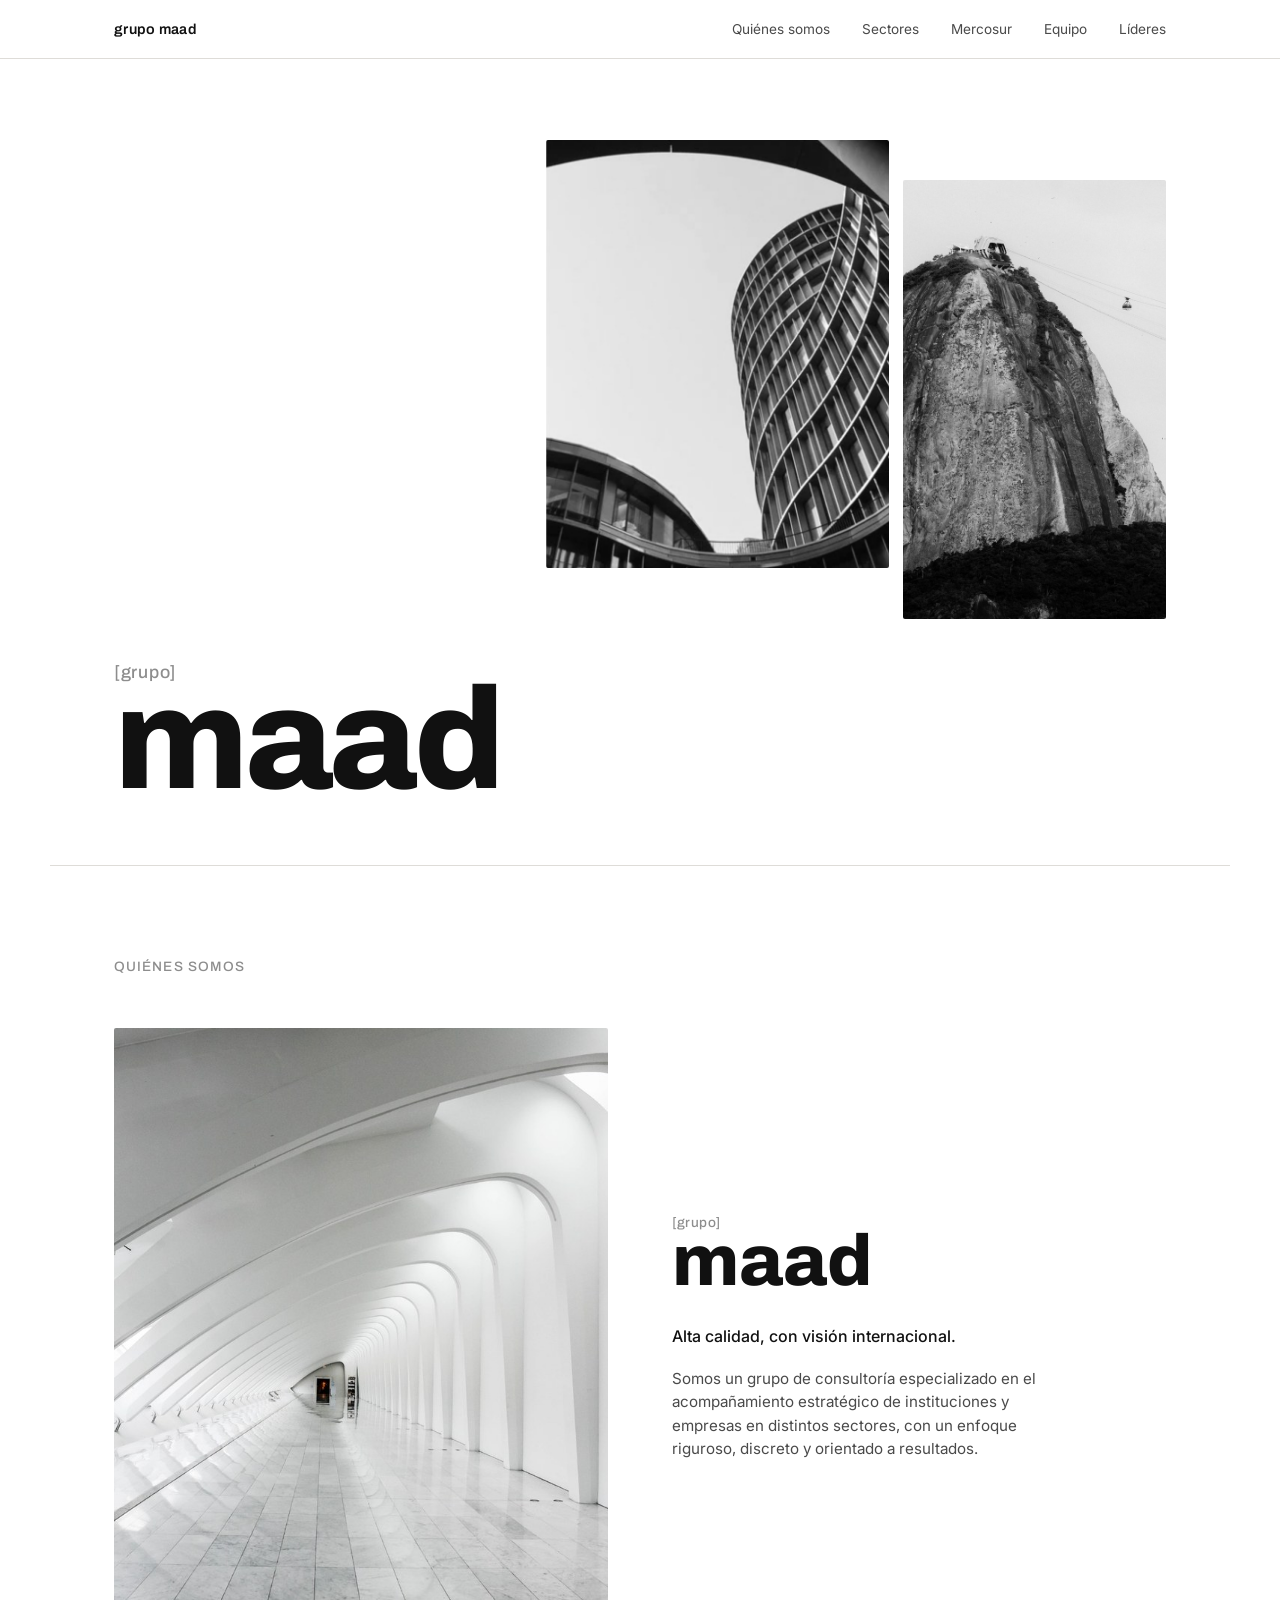
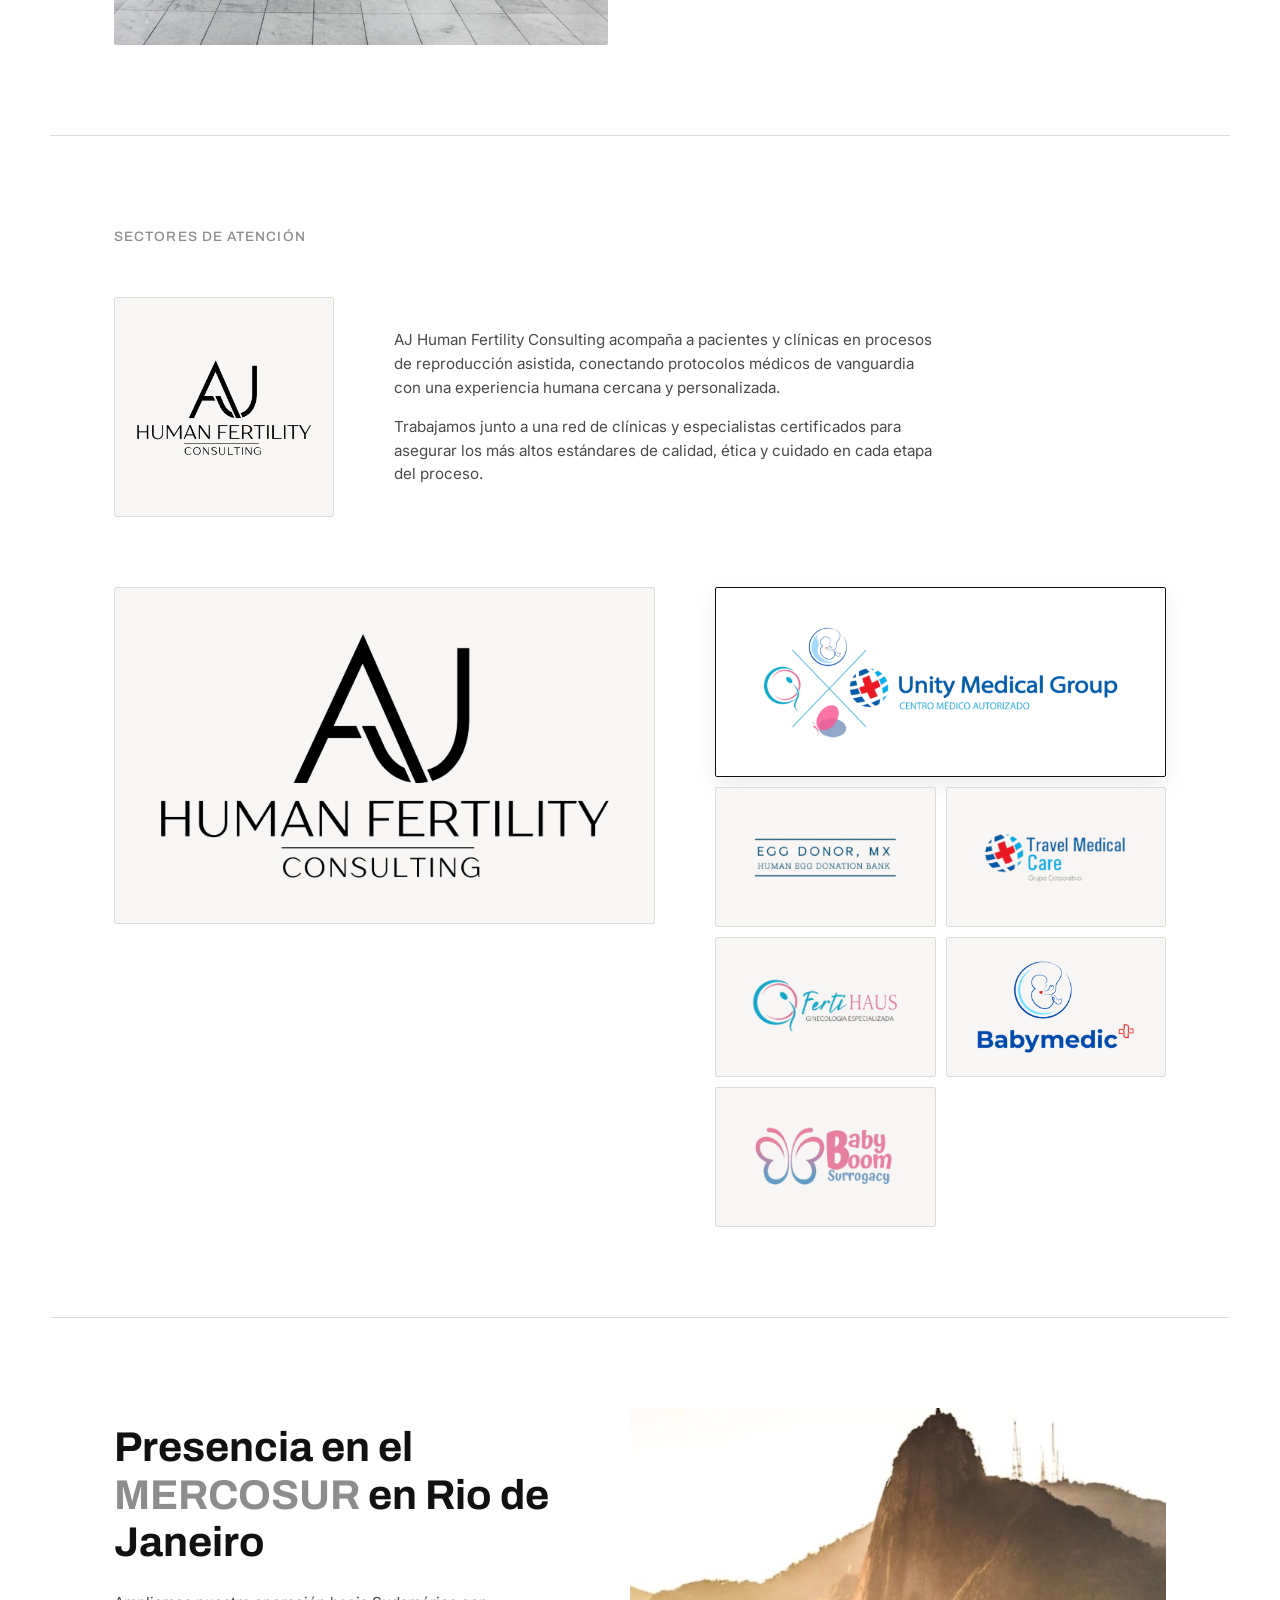
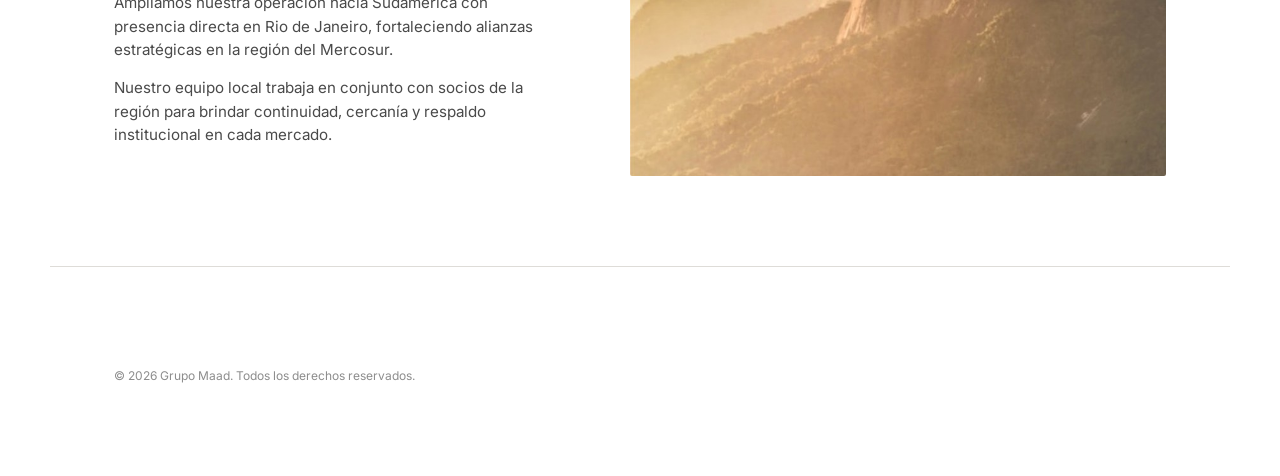
<file: index.html>
<!DOCTYPE html>
<html lang="es">
<head>
<meta charset="UTF-8">
<meta name="viewport" content="width=device-width, initial-scale=1.0">
<title>Grupo Maad</title>
<link rel="preconnect" href="https://fonts.googleapis.com">
<link rel="preconnect" href="https://fonts.gstatic.com" crossorigin>
<link href="https://fonts.googleapis.com/css2?family=Archivo:wght@400;500;600;700;800&family=Inter:wght@300;400;500;600&display=swap" rel="stylesheet">
<link rel="icon" href="assets/favicon/favicon.ico" sizes="any">
<link rel="icon" type="image/png" sizes="32x32" href="assets/favicon/favicon-32.png">
<link rel="icon" type="image/png" sizes="16x16" href="assets/favicon/favicon-16.png">
<link rel="icon" type="image/png" sizes="192x192" href="assets/favicon/favicon-192.png">
<link rel="apple-touch-icon" href="assets/favicon/apple-touch-icon.png">
<link rel="stylesheet" href="css/style.css">
</head>
<body>

<!-- ============ HEADER / NAV ============ -->
<header class="site-header" id="siteHeader">
  <div class="header-inner">
    <a href="#top" class="brand-mini">grupo maad</a>
    <nav class="main-nav" id="mainNav">
      <a href="#quienes-somos">Quiénes somos</a>
      <a href="#sectores">Sectores</a>
      <a href="#mercosur">Mercosur</a>
      <a href="equipo.html">Equipo</a>
      <a href="leaders.html">Líderes</a>
    </nav>
    <button class="nav-toggle" id="navToggle" aria-label="Abrir menú">
      <span></span><span></span><span></span>
    </button>
  </div>
</header>

<!-- ============ HERO ============ -->
<section class="hero" id="top">
  <div class="hero-images reveal">
    <img class="ph-building-1" src="assets/img/hero-building-1.jpg" alt="Fotografía de edificio moderno">
    <img class="ph-building-2" src="assets/img/hero-building-2.jpg" alt="Fotografía de formación rocosa junto a edificio">
  </div>
  <div class="hero-wordmark reveal">
    <p class="eyebrow">[grupo]</p>
    <h1>maad</h1>
  </div>
</section>

<!-- ============ QUIENES SOMOS ============ -->
<section class="section quienes-somos" id="quienes-somos">
  <p class="section-label reveal">Quiénes somos</p>
  <div class="qs-grid">
    <img class="ph-corridor reveal" src="assets/img/corridor.jpg" alt="Fotografía de pasillo arquitectónico">
    <div class="qs-copy reveal">
      <p class="eyebrow small">[grupo]</p>
      <h2>maad</h2>
      <p class="qs-subtitle">Alta calidad, con visión internacional.</p>
      <p class="qs-text">Somos un grupo de consultoría especializado en el acompañamiento estratégico de instituciones y empresas en distintos sectores, con un enfoque riguroso, discreto y orientado a resultados.</p>
    </div>
  </div>
</section>

<!-- ============ SECTORES DE ATENCION ============ -->
<section class="section sectores" id="sectores">
  <p class="section-label reveal">Sectores de atención</p>

  <div class="sector-intro reveal">
    <a class="logo-link" href="https://ajteam.info/" target="_blank" rel="noopener noreferrer">
      <img class="ph-logo-aj-sm" src="assets/img/logo-aj.png" alt="Logo AJ Human Fertility Consulting">
    </a>
    <div class="sector-text">
      <p>AJ Human Fertility Consulting acompaña a pacientes y clínicas en procesos de reproducción asistida, conectando protocolos médicos de vanguardia con una experiencia humana cercana y personalizada.</p>
      <p>Trabajamos junto a una red de clínicas y especialistas certificados para asegurar los más altos estándares de calidad, ética y cuidado en cada etapa del proceso.</p>
    </div>
  </div>

  <div class="sector-showcase reveal">
    <a class="logo-link" href="https://ajteam.info/" target="_blank" rel="noopener noreferrer">
      <img class="ph-logo-aj-lg" src="assets/img/logo-aj.png" alt="Logo grande AJ Human Fertility Consulting">
    </a>
    <div class="partner-logos">
      <div class="partner-logo partner-logo--featured"><img src="assets/img/logo-unity-medical.png" alt="Logo Unity Medical Group"></div>
      <a class="partner-logo" href="https://www.eggdonor.mx/" target="_blank" rel="noopener noreferrer"><img src="assets/img/logo-egg-donor-mx.png" alt="Logo Egg Donor MX"></a>
      <a class="partner-logo" href="https://travelmedicalcare.com/" target="_blank" rel="noopener noreferrer"><img src="assets/img/logo-travel-medical-care.png" alt="Logo Travel Medical Care"></a>
      <a class="partner-logo" href="https://fertihaus.com/" target="_blank" rel="noopener noreferrer"><img src="assets/img/logo-fertihaus.png" alt="Logo FertiHAUS"></a>
      <a class="partner-logo" href="http://www.babymedic.com/" target="_blank" rel="noopener noreferrer"><img src="assets/img/logo-babymedic.png" alt="Logo Babymedic"></a>
      <a class="partner-logo" href="https://babyboomsurrogacy.com/" target="_blank" rel="noopener noreferrer"><img src="assets/img/logo-baby-boom.png" alt="Logo Baby Boom Surrogacy"></a>
    </div>
  </div>
</section>

<!-- ============ MERCOSUR ============ -->
<section class="section mercosur" id="mercosur">
  <div class="mercosur-copy reveal">
    <h2>Presencia en el <span>MERCOSUR</span> en Rio de Janeiro</h2>
    <p>Ampliamos nuestra operación hacia Sudamérica con presencia directa en Rio de Janeiro, fortaleciendo alianzas estratégicas en la región del Mercosur.</p>
    <p>Nuestro equipo local trabaja en conjunto con socios de la región para brindar continuidad, cercanía y respaldo institucional en cada mercado.</p>
  </div>
  <img class="ph-rio reveal" src="assets/img/rio-janeiro.jpg" alt="Fotografía panorámica de Rio de Janeiro con el Cristo Redentor">
</section>

<footer class="leaders-footer reveal">
  <p class="copyright">© <span id="year"></span> Grupo Maad. Todos los derechos reservados.</p>
</footer>

<script src="js/script.js"></script>
</body>
</html>
</file>
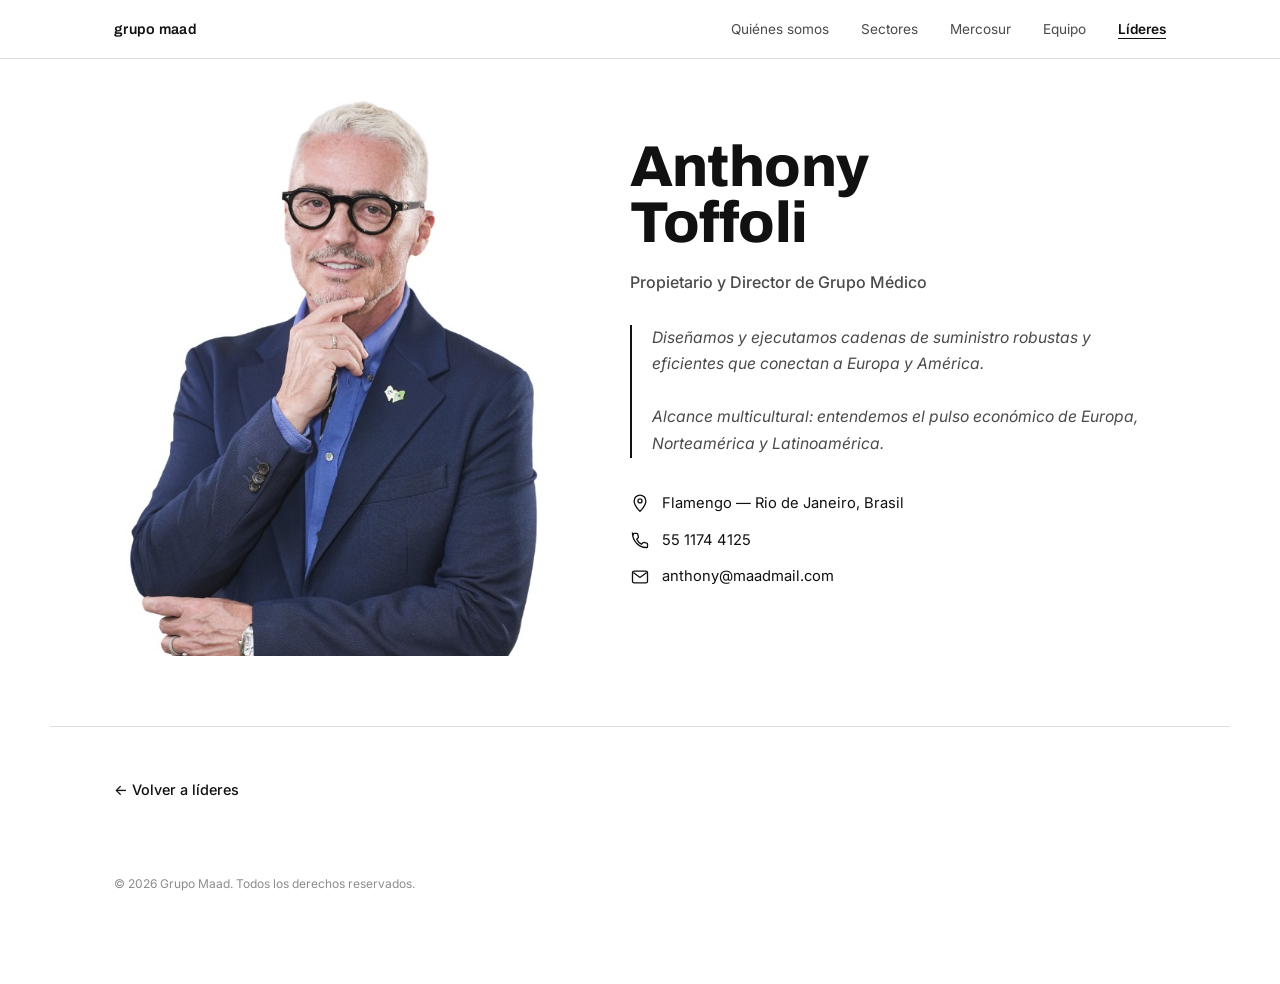
<file: anthony.html>
<!DOCTYPE html>
<html lang="es">
<head>
<meta charset="UTF-8">
<meta name="viewport" content="width=device-width, initial-scale=1.0">
<title>Anthony Toffoli — Grupo Maad</title>
<link rel="preconnect" href="https://fonts.googleapis.com">
<link rel="preconnect" href="https://fonts.gstatic.com" crossorigin>
<link href="https://fonts.googleapis.com/css2?family=Archivo:wght@400;500;600;700;800&family=Inter:wght@300;400;500;600&display=swap" rel="stylesheet">
<link rel="icon" href="assets/favicon/favicon.ico" sizes="any">
<link rel="icon" type="image/png" sizes="32x32" href="assets/favicon/favicon-32.png">
<link rel="icon" type="image/png" sizes="16x16" href="assets/favicon/favicon-16.png">
<link rel="icon" type="image/png" sizes="192x192" href="assets/favicon/favicon-192.png">
<link rel="apple-touch-icon" href="assets/favicon/apple-touch-icon.png">
<link rel="stylesheet" href="css/style.css">
</head>
<body>

<!-- ============ HEADER / NAV ============ -->
<header class="site-header" id="siteHeader">
  <div class="header-inner">
    <a href="index.html" class="brand-mini">grupo maad</a>
    <nav class="main-nav" id="mainNav">
      <a href="index.html#quienes-somos">Quiénes somos</a>
      <a href="index.html#sectores">Sectores</a>
      <a href="index.html#mercosur">Mercosur</a>
      <a href="equipo.html">Equipo</a>
      <a href="leaders.html" class="is-active">Líderes</a>
    </nav>
    <button class="nav-toggle" id="navToggle" aria-label="Abrir menú">
      <span></span><span></span><span></span>
    </button>
  </div>
</header>

<!-- ============ LEADER — ANTHONY TOFFOLI ============ -->
<section class="leader-profile reveal" id="anthony-toffoli">
  <div class="leader-photo">
    <img src="assets/img/leader-anthony.jpg" alt="Retrato de Anthony Toffoli">
  </div>
  <div class="leader-info">
    <h2 class="leader-name">Anthony<br>Toffoli</h2>
    <p class="leader-role">Propietario y Director de Grupo Médico</p>
    <blockquote class="leader-quote">
      Diseñamos y ejecutamos cadenas de suministro robustas y eficientes que conectan a Europa y América.<br><br>
      Alcance multicultural: entendemos el pulso económico de Europa, Norteamérica y Latinoamérica.
    </blockquote>
    <ul class="leader-contact">
      <li>
        <span class="ico" aria-hidden="true">
          <svg viewBox="0 0 24 24" fill="none" stroke="currentColor" stroke-width="1.6"><path d="M12 22s7-7.05 7-12.5A7 7 0 1 0 5 9.5C5 14.95 12 22 12 22Z"/><circle cx="12" cy="9.5" r="2.4"/></svg>
        </span>
        Flamengo — Rio de Janeiro, Brasil
      </li>
      <li>
        <span class="ico" aria-hidden="true">
          <svg viewBox="0 0 24 24" fill="none" stroke="currentColor" stroke-width="1.6"><path d="M4 5c0-.6.4-1 1-1h3.2c.5 0 .9.3 1 .8l.9 3.5c.1.4 0 .8-.3 1.1L8 11.2c1.2 2.6 3.2 4.6 5.8 5.8l1.8-1.8c.3-.3.7-.4 1.1-.3l3.5.9c.5.1.8.5.8 1V20c0 .6-.4 1-1 1h-1C10.8 21 3 13.2 3 4V4Z"/></svg>
        </span>
        55 1174 4125
      </li>
      <li>
        <span class="ico" aria-hidden="true">
          <svg viewBox="0 0 24 24" fill="none" stroke="currentColor" stroke-width="1.6"><rect x="3" y="5" width="18" height="14" rx="2"/><path d="m4 6.5 8 6 8-6"/></svg>
        </span>
        anthony@maadmail.com
      </li>
    </ul>
  </div>
</section>

<footer class="leaders-footer reveal">
  <a href="leaders.html" class="back-link">← Volver a líderes</a>
  <p class="copyright">© <span id="year"></span> Grupo Maad. Todos los derechos reservados.</p>
</footer>

<script src="js/script.js"></script>
</body>
</html>
</file>
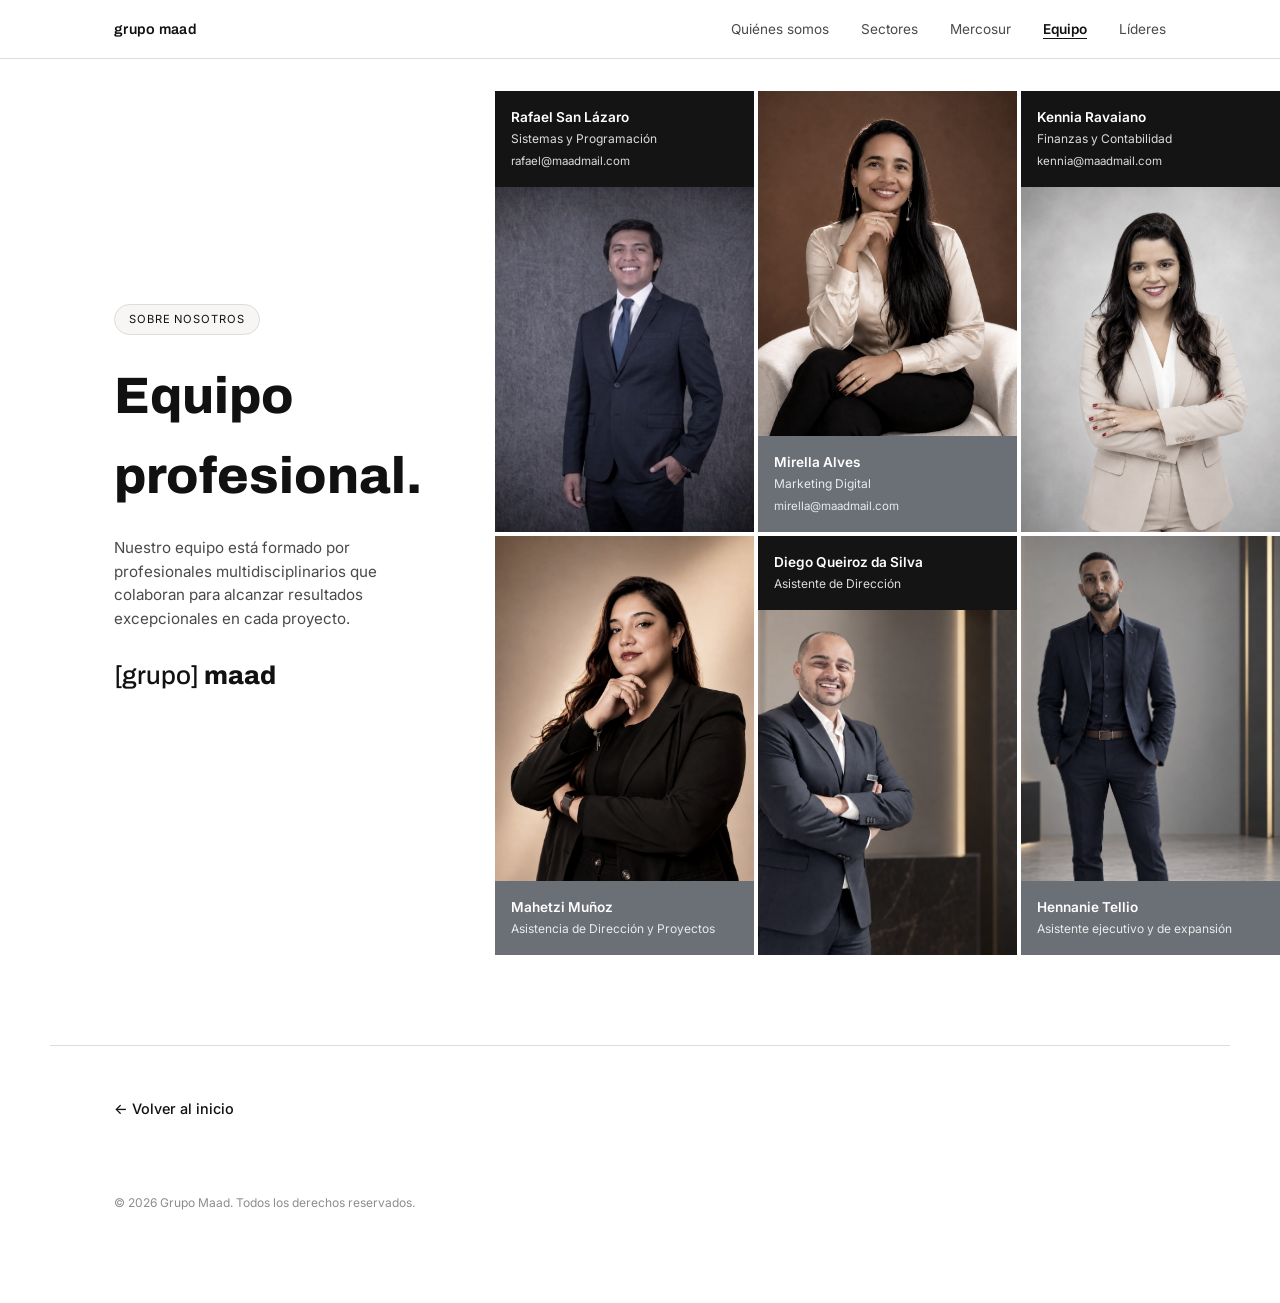
<file: equipo.html>
<!DOCTYPE html>
<html lang="es">
<head>
<meta charset="UTF-8">
<meta name="viewport" content="width=device-width, initial-scale=1.0">
<title>Equipo — Grupo Maad</title>
<link rel="preconnect" href="https://fonts.googleapis.com">
<link rel="preconnect" href="https://fonts.gstatic.com" crossorigin>
<link href="https://fonts.googleapis.com/css2?family=Archivo:wght@400;500;600;700;800&family=Inter:wght@300;400;500;600&display=swap" rel="stylesheet">
<link rel="icon" href="assets/favicon/favicon.ico" sizes="any">
<link rel="icon" type="image/png" sizes="32x32" href="assets/favicon/favicon-32.png">
<link rel="icon" type="image/png" sizes="16x16" href="assets/favicon/favicon-16.png">
<link rel="icon" type="image/png" sizes="192x192" href="assets/favicon/favicon-192.png">
<link rel="apple-touch-icon" href="assets/favicon/apple-touch-icon.png">
<link rel="stylesheet" href="css/style.css">
</head>
<body>

<!-- ============ HEADER / NAV ============ -->
<header class="site-header" id="siteHeader">
  <div class="header-inner">
    <a href="index.html" class="brand-mini">grupo maad</a>
    <nav class="main-nav" id="mainNav">
      <a href="index.html#quienes-somos">Quiénes somos</a>
      <a href="index.html#sectores">Sectores</a>
      <a href="index.html#mercosur">Mercosur</a>
      <a href="equipo.html" class="is-active">Equipo</a>
      <a href="leaders.html">Líderes</a>
    </nav>
    <button class="nav-toggle" id="navToggle" aria-label="Abrir menú">
      <span></span><span></span><span></span>
    </button>
  </div>
</header>

<!-- ============ EQUIPO ============ -->
<section class="section equipo" id="equipo">
  <div class="equipo-grid">
    <div class="equipo-copy reveal">
      <span class="tag">Sobre nosotros</span>
      <h2>Equipo profesional.</h2>
      <p class="equipo-text">Nuestro equipo está formado por profesionales multidisciplinarios que colaboran para alcanzar resultados excepcionales en cada proyecto.</p>
      <p class="equipo-brand">[grupo] <strong>maad</strong></p>
    </div>

    <div class="team-strip reveal">
      <article class="team-col team-col--top">
        <div class="team-label team-label--dark">
          <p class="team-name">Kennia Ravaiano</p>
          <p class="team-role">Finanzas y Contabilidad</p>
          <p class="team-email"><a href="mailto:kennia@maadmail.com">kennia@maadmail.com</a></p>
        </div>
        <div class="team-photo-wrap">
          <img src="assets/img/team-1.jpg" alt="Retrato de miembro del equipo">
        </div>
      </article>

      <article class="team-col team-col--bottom">
        <div class="team-photo-wrap">
          <img src="assets/img/team-2.jpg" alt="Retrato de miembro del equipo">
        </div>
        <div class="team-label team-label--slate">
          <p class="team-name">Mirella Alves</p>
          <p class="team-role">Marketing Digital</p>
          <p class="team-email"><a href="mailto:mirella@maadmail.com">mirella@maadmail.com</a></p>
        </div>
      </article>

      <article class="team-col team-col--top">
        <div class="team-label team-label--dark">
          <p class="team-name">Rafael San Lázaro</p>
          <p class="team-role">Sistemas y Programación</p>
          <p class="team-email"><a href="mailto:rafael@maadmail.com">rafael@maadmail.com</a></p>
        </div>
        <div class="team-photo-wrap">
          <img src="assets/img/team-3.jpg" alt="Retrato de miembro del equipo">
        </div>
      </article>

      <article class="team-col team-col--bottom">
        <div class="team-photo-wrap">
          <img src="assets/img/team-4.jpg" alt="Retrato de miembro del equipo">
        </div>
        <div class="team-label team-label--slate">
          <p class="team-name">Mahetzi Muñoz</p>
          <p class="team-role">Asistencia de Dirección y Proyectos</p>
        </div>
      </article>

      <article class="team-col team-col--top">
        <div class="team-label team-label--dark">
          <p class="team-name">Diego Queiroz da Silva</p>
          <p class="team-role">Asistente de Dirección</p>
        </div>
        <div class="team-photo-wrap">
          <img src="assets/img/team-5.jpg" alt="Retrato de miembro del equipo">
        </div>
      </article>

      <article class="team-col team-col--bottom">
        <div class="team-photo-wrap">
          <img src="assets/img/team-6.jpg" alt="Retrato de miembro del equipo">
        </div>
        <div class="team-label team-label--slate">
          <p class="team-name">Hennanie Tellio</p>
          <p class="team-role">Asistente ejecutivo y de expansión</p>
        </div>
      </article>
    </div>
  </div>
</section>

<footer class="leaders-footer reveal">
  <a href="index.html" class="back-link">← Volver al inicio</a>
  <p class="copyright">© <span id="year"></span> Grupo Maad. Todos los derechos reservados.</p>
</footer>

<script src="js/script.js"></script>
</body>
</html>
</file>
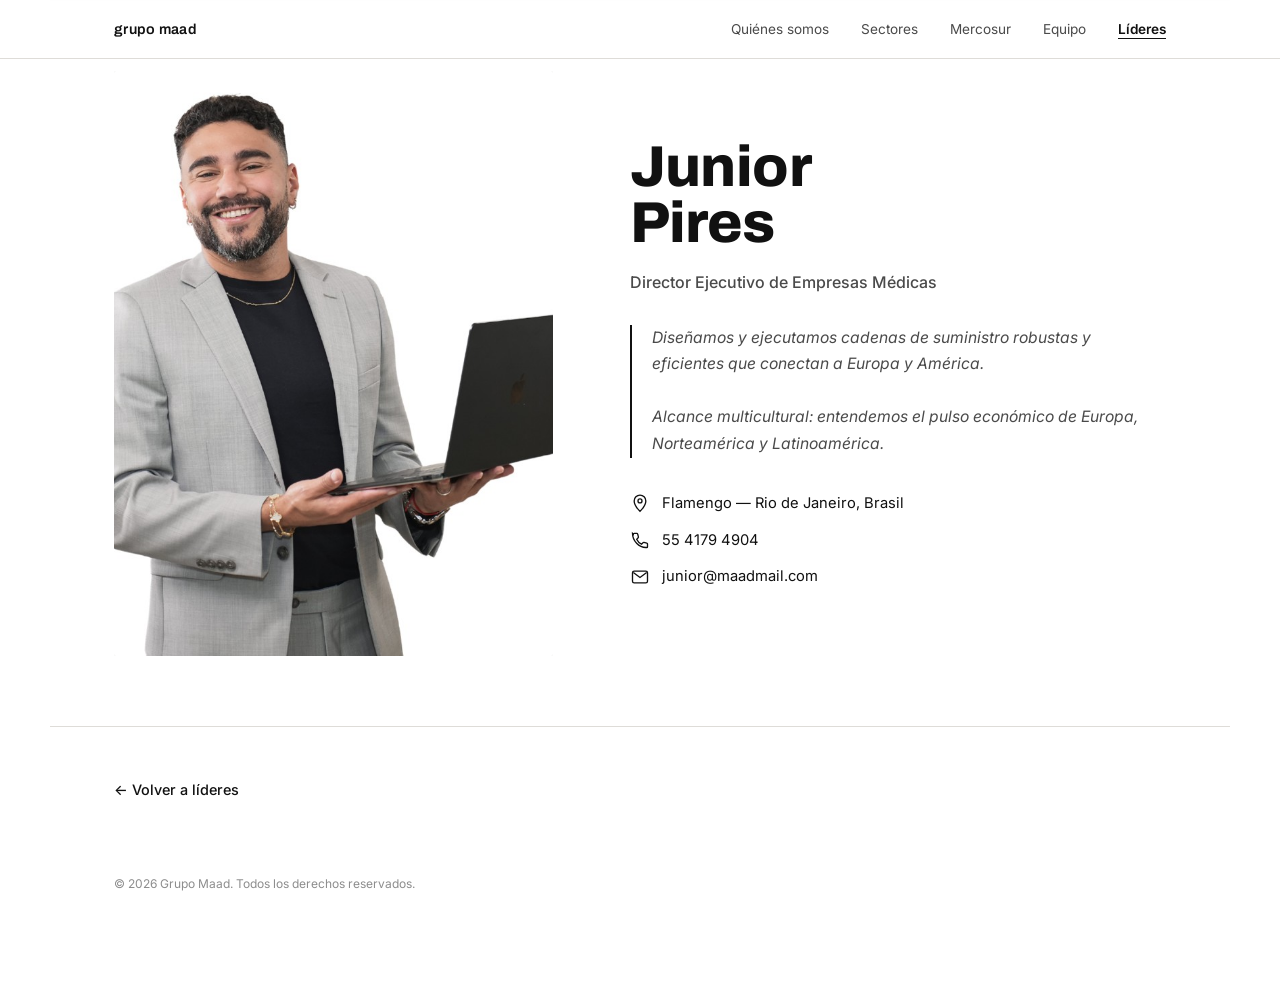
<file: junior.html>
<!DOCTYPE html>
<html lang="es">
<head>
<meta charset="UTF-8">
<meta name="viewport" content="width=device-width, initial-scale=1.0">
<title>Junior Pires — Grupo Maad</title>
<link rel="preconnect" href="https://fonts.googleapis.com">
<link rel="preconnect" href="https://fonts.gstatic.com" crossorigin>
<link href="https://fonts.googleapis.com/css2?family=Archivo:wght@400;500;600;700;800&family=Inter:wght@300;400;500;600&display=swap" rel="stylesheet">
<link rel="icon" href="assets/favicon/favicon.ico" sizes="any">
<link rel="icon" type="image/png" sizes="32x32" href="assets/favicon/favicon-32.png">
<link rel="icon" type="image/png" sizes="16x16" href="assets/favicon/favicon-16.png">
<link rel="icon" type="image/png" sizes="192x192" href="assets/favicon/favicon-192.png">
<link rel="apple-touch-icon" href="assets/favicon/apple-touch-icon.png">
<link rel="stylesheet" href="css/style.css">
</head>
<body>

<!-- ============ HEADER / NAV ============ -->
<header class="site-header" id="siteHeader">
  <div class="header-inner">
    <a href="index.html" class="brand-mini">grupo maad</a>
    <nav class="main-nav" id="mainNav">
      <a href="index.html#quienes-somos">Quiénes somos</a>
      <a href="index.html#sectores">Sectores</a>
      <a href="index.html#mercosur">Mercosur</a>
      <a href="equipo.html">Equipo</a>
      <a href="leaders.html" class="is-active">Líderes</a>
    </nav>
    <button class="nav-toggle" id="navToggle" aria-label="Abrir menú">
      <span></span><span></span><span></span>
    </button>
  </div>
</header>

<!-- ============ LEADER — JUNIOR PIRES ============ -->
<section class="leader-profile reveal" id="junior-pires">
  <div class="leader-photo">
    <img src="assets/img/leader-junior.jpg" alt="Retrato de Junior Pires">
  </div>
  <div class="leader-info">
    <h2 class="leader-name">Junior<br>Pires</h2>
    <p class="leader-role">Director Ejecutivo de Empresas Médicas</p>
    <blockquote class="leader-quote">
      Diseñamos y ejecutamos cadenas de suministro robustas y eficientes que conectan a Europa y América.<br><br>
      Alcance multicultural: entendemos el pulso económico de Europa, Norteamérica y Latinoamérica.
    </blockquote>
    <ul class="leader-contact">
      <li>
        <span class="ico" aria-hidden="true">
          <svg viewBox="0 0 24 24" fill="none" stroke="currentColor" stroke-width="1.6"><path d="M12 22s7-7.05 7-12.5A7 7 0 1 0 5 9.5C5 14.95 12 22 12 22Z"/><circle cx="12" cy="9.5" r="2.4"/></svg>
        </span>
        Flamengo — Rio de Janeiro, Brasil
      </li>
      <li>
        <span class="ico" aria-hidden="true">
          <svg viewBox="0 0 24 24" fill="none" stroke="currentColor" stroke-width="1.6"><path d="M4 5c0-.6.4-1 1-1h3.2c.5 0 .9.3 1 .8l.9 3.5c.1.4 0 .8-.3 1.1L8 11.2c1.2 2.6 3.2 4.6 5.8 5.8l1.8-1.8c.3-.3.7-.4 1.1-.3l3.5.9c.5.1.8.5.8 1V20c0 .6-.4 1-1 1h-1C10.8 21 3 13.2 3 4V4Z"/></svg>
        </span>
        55 4179 4904
      </li>
      <li>
        <span class="ico" aria-hidden="true">
          <svg viewBox="0 0 24 24" fill="none" stroke="currentColor" stroke-width="1.6"><rect x="3" y="5" width="18" height="14" rx="2"/><path d="m4 6.5 8 6 8-6"/></svg>
        </span>
        junior@maadmail.com
      </li>
    </ul>
  </div>
</section>

<footer class="leaders-footer reveal">
  <a href="leaders.html" class="back-link">← Volver a líderes</a>
  <p class="copyright">© <span id="year"></span> Grupo Maad. Todos los derechos reservados.</p>
</footer>

<script src="js/script.js"></script>
</body>
</html>
</file>
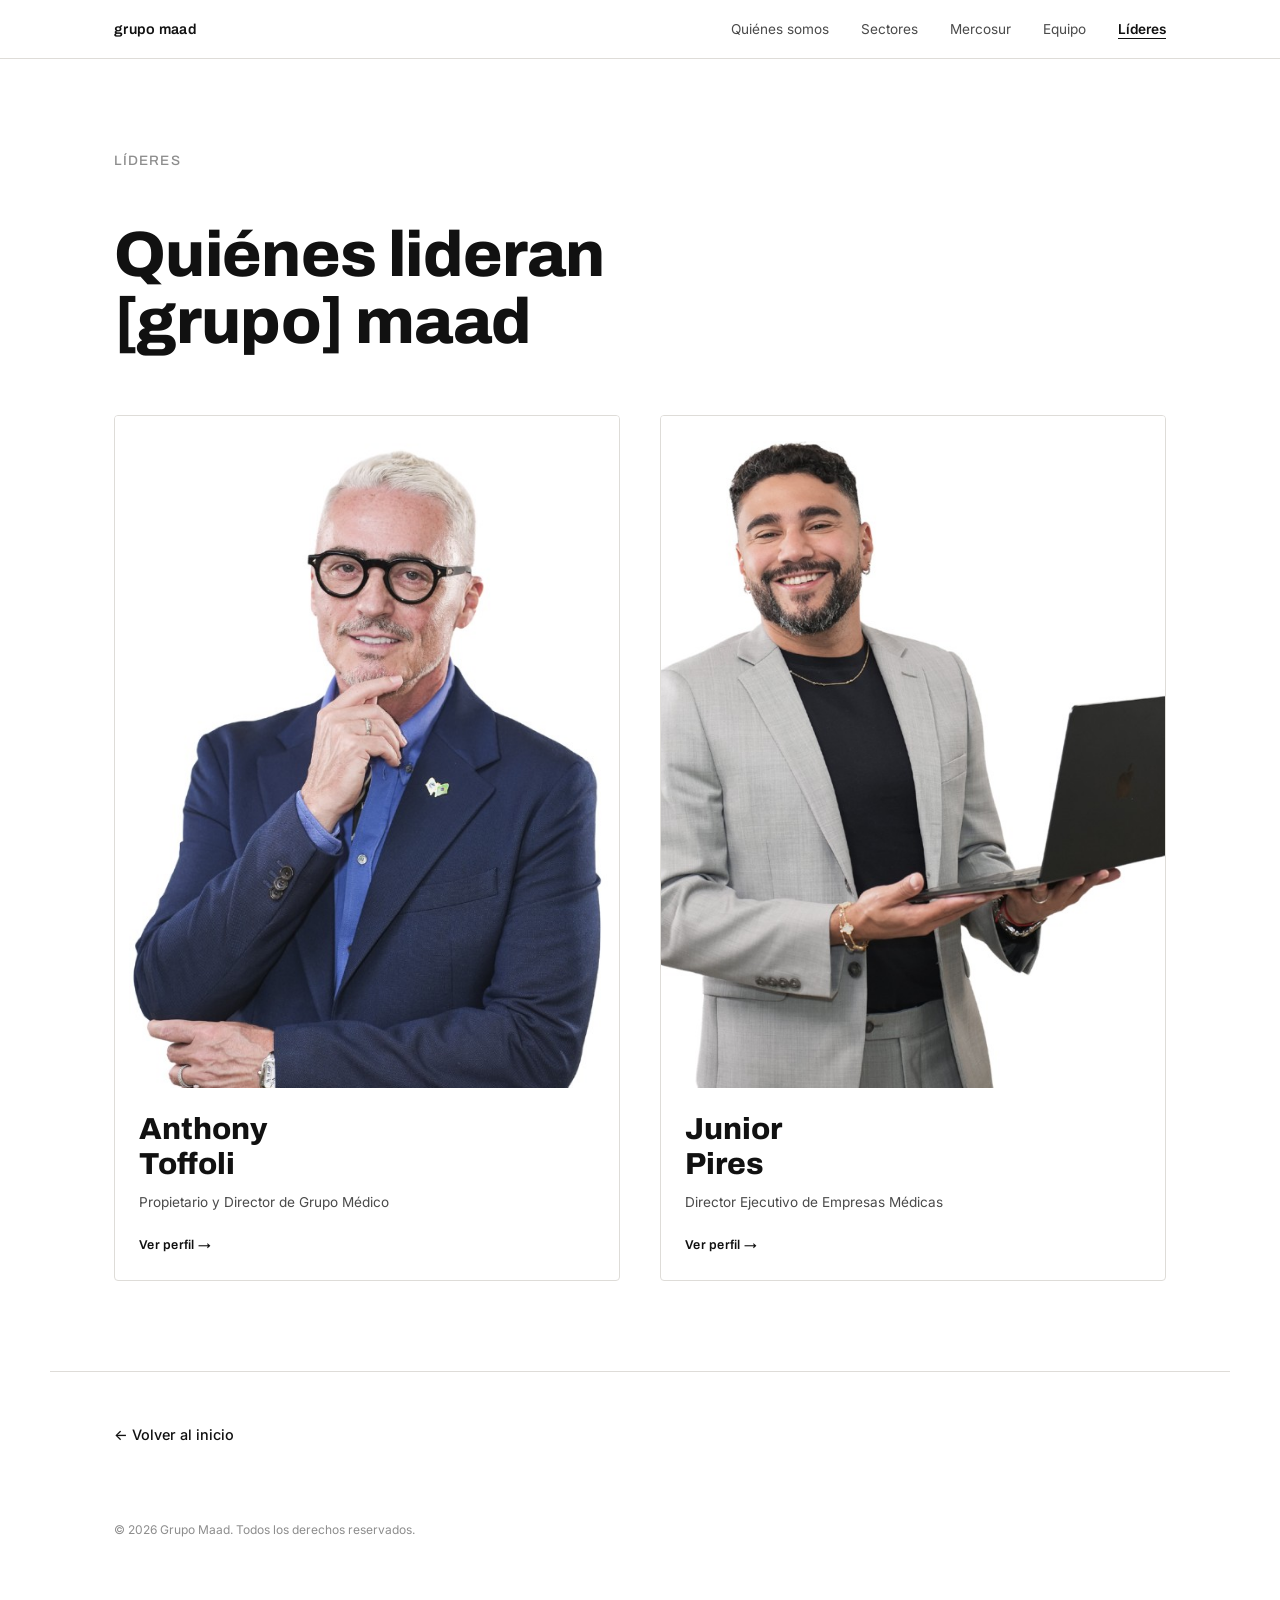
<file: leaders.html>
<!DOCTYPE html>
<html lang="es">
<head>
<meta charset="UTF-8">
<meta name="viewport" content="width=device-width, initial-scale=1.0">
<title>Líderes — Grupo Maad</title>
<link rel="preconnect" href="https://fonts.googleapis.com">
<link rel="preconnect" href="https://fonts.gstatic.com" crossorigin>
<link href="https://fonts.googleapis.com/css2?family=Archivo:wght@400;500;600;700;800&family=Inter:wght@300;400;500;600&display=swap" rel="stylesheet">
<link rel="icon" href="assets/favicon/favicon.ico" sizes="any">
<link rel="icon" type="image/png" sizes="32x32" href="assets/favicon/favicon-32.png">
<link rel="icon" type="image/png" sizes="16x16" href="assets/favicon/favicon-16.png">
<link rel="icon" type="image/png" sizes="192x192" href="assets/favicon/favicon-192.png">
<link rel="apple-touch-icon" href="assets/favicon/apple-touch-icon.png">
<link rel="stylesheet" href="css/style.css">
</head>
<body>

<!-- ============ HEADER / NAV ============ -->
<header class="site-header" id="siteHeader">
  <div class="header-inner">
    <a href="index.html" class="brand-mini">grupo maad</a>
    <nav class="main-nav" id="mainNav">
      <a href="index.html#quienes-somos">Quiénes somos</a>
      <a href="index.html#sectores">Sectores</a>
      <a href="index.html#mercosur">Mercosur</a>
      <a href="equipo.html">Equipo</a>
      <a href="leaders.html" class="is-active">Líderes</a>
    </nav>
    <button class="nav-toggle" id="navToggle" aria-label="Abrir menú">
      <span></span><span></span><span></span>
    </button>
  </div>
</header>

<!-- ============ LEADERS INTRO ============ -->
<section class="leaders-intro">
  <p class="section-label reveal">Líderes</p>
  <h1 class="reveal">Quiénes lideran<br>[grupo] maad</h1>
</section>

<!-- ============ LEADERS LINKS ============ -->
<section class="leaders-links">
  <div class="leaders-links-grid">
    <a class="leader-link-card reveal" href="anthony.html">
      <div class="leader-link-photo">
        <img src="assets/img/leader-anthony.jpg" alt="Retrato de Anthony Toffoli">
      </div>
      <div class="leader-link-info">
        <h2>Anthony<br>Toffoli</h2>
        <p class="leader-link-role">Propietario y Director de Grupo Médico</p>
        <span class="leader-link-cta">Ver perfil →</span>
      </div>
    </a>

    <a class="leader-link-card reveal" href="junior.html">
      <div class="leader-link-photo">
        <img src="assets/img/leader-junior.jpg" alt="Retrato de Junior Pires">
      </div>
      <div class="leader-link-info">
        <h2>Junior<br>Pires</h2>
        <p class="leader-link-role">Director Ejecutivo de Empresas Médicas</p>
        <span class="leader-link-cta">Ver perfil →</span>
      </div>
    </a>
  </div>
</section>

<footer class="leaders-footer reveal">
  <a href="index.html" class="back-link">← Volver al inicio</a>
  <p class="copyright">© <span id="year"></span> Grupo Maad. Todos los derechos reservados.</p>
</footer>

<script src="js/script.js"></script>
</body>
</html>
</file>
<file: css/style.css>
/* ============================================
   GRUPO MAAD — stylesheet
   ============================================ */

:root {
  --bg: #ffffff;
  --bg-alt: #f7f6f4;
  --ink: #111111;
  --ink-soft: #4a4a4a;
  --grey: #8d8d8d;
  --line: #dedcd8;
  --ph-bg: #e7e5e1;
  --ph-bg-dark: #c9c7c2;
  --accent: #111111;

  --font-display: "Archivo", "Helvetica Neue", Arial, sans-serif;
  --font-body: "Inter", "Helvetica Neue", Arial, sans-serif;

  --container: 1180px;
  --gutter: clamp(20px, 5vw, 64px);
}

* { box-sizing: border-box; }

html { scroll-behavior: smooth; }

body {
  margin: 0;
  background: var(--bg);
  color: var(--ink);
  font-family: var(--font-body);
  font-weight: 400;
  line-height: 1.55;
  -webkit-font-smoothing: antialiased;
}

img, .ph { display: block; }

a { color: inherit; text-decoration: none; }

h1, h2, h3 { margin: 0; font-family: var(--font-display); }

p { margin: 0; }

.eyebrow {
  font-family: var(--font-display);
  font-weight: 500;
  letter-spacing: 0.04em;
  color: var(--grey);
  margin: 0 0 -0.4em 0;
  font-size: 1rem;
}
.eyebrow.small { font-size: 0.85rem; }

/* ============ Reveal-on-scroll ============ */
.reveal {
  opacity: 0;
  transform: translateY(24px);
  transition: opacity 0.8s ease, transform 0.8s ease;
}
.reveal.is-visible {
  opacity: 1;
  transform: translateY(0);
}
@media (prefers-reduced-motion: reduce) {
  .reveal { opacity: 1; transform: none; transition: none; }
}

/* ============ Placeholder blocks ============ */
.ph {
  background:
    repeating-linear-gradient(135deg, var(--ph-bg) 0px, var(--ph-bg) 2px, var(--ph-bg-dark) 2px, var(--ph-bg-dark) 3px);
  background-color: var(--ph-bg);
  border-radius: 2px;
  position: relative;
  overflow: hidden;
}
.ph::after {
  content: "";
  position: absolute;
  inset: 0;
  border: 1px solid rgba(0,0,0,0.06);
}

/* ============ Header ============ */
.site-header {
  position: fixed;
  top: 0; left: 0; right: 0;
  z-index: 100;
  background: rgba(255,255,255,0.92);
  backdrop-filter: blur(6px);
  border-bottom: 1px solid var(--line);
}
.header-inner {
  max-width: var(--container);
  margin: 0 auto;
  padding: 18px var(--gutter);
  display: flex;
  align-items: center;
  justify-content: space-between;
}
.brand-mini {
  font-family: var(--font-display);
  font-weight: 600;
  font-size: 0.9rem;
  letter-spacing: 0.02em;
  text-transform: lowercase;
}
.main-nav {
  display: flex;
  align-items: center;
  gap: clamp(16px, 2.5vw, 36px);
  font-size: 0.85rem;
  color: var(--ink-soft);
}
.main-nav a:hover { color: var(--ink); }
.main-nav a.is-active {
  color: var(--ink);
  font-weight: 600;
  text-decoration: underline;
  text-underline-offset: 4px;
}
.nav-cta {
  border: 1px solid var(--ink);
  padding: 8px 18px;
  border-radius: 999px;
  color: var(--ink) !important;
  font-weight: 500;
  transition: background 0.2s ease, color 0.2s ease;
}
.nav-cta:hover { background: var(--ink); color: var(--bg) !important; }

.nav-toggle {
  display: none;
  flex-direction: column;
  justify-content: center;
  gap: 5px;
  width: 32px; height: 32px;
  background: none;
  border: none;
  cursor: pointer;
  padding: 0;
}
.nav-toggle span {
  display: block;
  height: 1.5px;
  background: var(--ink);
  width: 100%;
  transition: transform 0.25s ease, opacity 0.25s ease;
}
.nav-toggle.is-open span:nth-child(1) { transform: translateY(6.5px) rotate(45deg); }
.nav-toggle.is-open span:nth-child(2) { opacity: 0; }
.nav-toggle.is-open span:nth-child(3) { transform: translateY(-6.5px) rotate(-45deg); }

/* ============ Hero ============ */
.hero {
  padding: 140px var(--gutter) 60px;
  max-width: var(--container);
  margin: 0 auto;
}
.hero-images {
  display: grid;
  grid-template-columns: 1.3fr 1fr;
  gap: 14px;
  max-width: 620px;
  margin-left: auto;
}
.ph-building-1,
.ph-building-2 {
  width: 100%;
  object-fit: cover;
  display: block;
  border-radius: 2px;
}
.ph-building-1 { aspect-ratio: 4 / 5; }
.ph-building-2 { aspect-ratio: 3 / 5; margin-top: 40px; }

.hero-wordmark {
  margin-top: 40px;
}
.hero-wordmark .eyebrow {
  font-size: 1.1rem;
  margin-bottom: -0.6em;
}
.hero-wordmark h1 {
  font-size: clamp(4rem, 14vw, 9rem);
  font-weight: 800;
  letter-spacing: -0.03em;
  line-height: 0.9;
  text-transform: lowercase;
}

/* ============ Generic section ============ */
.section {
  max-width: var(--container);
  margin: 0 auto;
  padding: 90px var(--gutter);
  border-top: 1px solid var(--line);
}
.section-label {
  font-family: var(--font-display);
  font-weight: 500;
  font-size: 0.85rem;
  letter-spacing: 0.08em;
  text-transform: uppercase;
  color: var(--grey);
  margin-bottom: 50px;
}

/* ============ Quienes somos ============ */
.qs-grid {
  display: grid;
  grid-template-columns: 1fr 1fr;
  gap: clamp(24px, 5vw, 70px);
  align-items: center;
}
.ph-corridor {
  width: 100%;
  aspect-ratio: 4 / 5;
  object-fit: cover;
  display: block;
  border-radius: 2px;
}
.qs-copy h2 {
  font-size: clamp(2.6rem, 7vw, 4.5rem);
  font-weight: 800;
  text-transform: lowercase;
  line-height: 0.95;
  margin-bottom: 28px;
}
.qs-subtitle {
  font-weight: 500;
  font-size: 1rem;
  margin-bottom: 18px;
}
.qs-text {
  color: var(--ink-soft);
  font-size: 0.95rem;
  max-width: 40ch;
}

/* ============ Sectores ============ */
.sector-intro {
  display: grid;
  grid-template-columns: 220px 1fr;
  gap: clamp(24px, 5vw, 60px);
  align-items: center;
  margin-bottom: 70px;
}
.logo-link {
  display: block;
  transition: transform 0.3s ease, box-shadow 0.3s ease;
}
.logo-link:hover {
  transform: translateY(-4px);
}
.logo-link:hover .ph-logo-aj-sm,
.logo-link:hover .ph-logo-aj-lg {
  border-color: var(--ink);
  box-shadow: 0 10px 24px rgba(0, 0, 0, 0.08);
}
.ph-logo-aj-sm {
  width: 100%;
  aspect-ratio: 1 / 1;
  object-fit: contain;
  padding: 20px;
  background: var(--bg-alt);
  border: 1px solid var(--line);
  border-radius: 2px;
  transition: border-color 0.3s ease, box-shadow 0.3s ease;
}
.sector-text p {
  color: var(--ink-soft);
  font-size: 0.95rem;
  max-width: 55ch;
  margin-bottom: 16px;
}
.sector-text p:last-child { margin-bottom: 0; }

.sector-showcase {
  display: grid;
  grid-template-columns: 1.2fr 1fr;
  gap: clamp(24px, 5vw, 60px);
  align-items: stretch;
}
.ph-logo-aj-lg {
  width: 100%;
  min-height: 320px;
  object-fit: contain;
  padding: 40px;
  background: var(--bg-alt);
  border: 1px solid var(--line);
  border-radius: 2px;
  transition: border-color 0.3s ease, box-shadow 0.3s ease;
}
.partner-logos {
  display: grid;
  grid-template-columns: repeat(2, 1fr);
  gap: 10px;
}
.partner-logo {
  min-height: 140px;
  display: flex;
  align-items: center;
  justify-content: center;
  background: var(--bg-alt);
  border: 1px solid var(--line);
  border-radius: 2px;
  padding: 18px;
  transition: transform 0.3s ease, border-color 0.3s ease, box-shadow 0.3s ease;
}
a.partner-logo:hover {
  transform: translateY(-4px);
  border-color: var(--ink);
  box-shadow: 0 10px 24px rgba(0, 0, 0, 0.08);
}
.partner-logo img {
  max-width: 88%;
  max-height: 108px;
  object-fit: contain;
}

.partner-logo--featured {
  grid-column: 1 / -1;
  min-height: 190px;
  background: #fff;
  border: 1px solid var(--ink);
  box-shadow: 0 8px 24px rgba(0, 0, 0, 0.08);
}
.partner-logo--featured img {
  max-height: 150px;
}

/* ============ Mercosur ============ */
.mercosur {
  display: grid;
  grid-template-columns: 1fr 1.2fr;
  gap: clamp(30px, 6vw, 70px);
  align-items: center;
}
.mercosur-copy h2 {
  font-size: clamp(1.9rem, 4vw, 2.6rem);
  font-weight: 700;
  line-height: 1.15;
  margin-bottom: 24px;
}
.mercosur-copy h2 span { color: var(--grey); }
.mercosur-copy p {
  color: var(--ink-soft);
  font-size: 0.95rem;
  max-width: 44ch;
  margin-bottom: 14px;
}
.ph-rio {
  width: 100%;
  aspect-ratio: 16 / 11;
  object-fit: cover;
  display: block;
  border-radius: 2px;
}

/* ============ Equipo ============ */
.tag {
  display: inline-block;
  font-size: 0.7rem;
  letter-spacing: 0.08em;
  text-transform: uppercase;
  background: var(--bg-alt);
  border: 1px solid var(--line);
  border-radius: 999px;
  padding: 6px 14px;
  margin-bottom: 22px;
}
.equipo h2 {
  font-size: clamp(2.2rem, 5vw, 3.2rem);
  font-weight: 800;
  margin-bottom: 20px;
}
.equipo-text {
  color: var(--ink-soft);
  font-size: 0.95rem;
  max-width: 46ch;
  margin-bottom: 26px;
}
.equipo-brand {
  font-family: var(--font-display);
  font-size: 1.6rem;
  font-weight: 500;
  text-transform: lowercase;
  margin-bottom: 46px;
}
.equipo-brand strong { font-weight: 800; }

.equipo {
  max-width: none;
  padding-left: 0;
  padding-right: 0;
}
.equipo-grid {
  display: flex;
  align-items: center;
  gap: clamp(24px, 4vw, 48px);
}
.equipo-copy {
  flex: 0 0 clamp(260px, 26vw, 400px);
  max-width: 34ch;
  margin-left: calc(max(0px, (100vw - var(--container)) / 2) + var(--gutter));
}

.team-strip {
  display: grid;
  grid-template-columns: repeat(auto-fit, minmax(160px, 1fr));
  gap: 4px;
  flex: 1 1 auto;
  align-content: start;
}
.team-col {
  position: relative;
  display: flex;
  flex-direction: column;
  overflow: hidden;
  background: #c9c7c2;
}
.team-col--top { flex-direction: column; }
.team-col--bottom { flex-direction: column; }
.team-col--top .team-label { order: 0; }
.team-col--top .team-photo-wrap { order: 1; }
.team-col--bottom .team-photo-wrap { order: 0; }
.team-col--bottom .team-label { order: 1; }

/* Large screens: fixed 3-up / 3-down grid.
   Row 1 (items 1–3) reads right-to-left, row 2 (items 4–6) reads left-to-right. */
@media (min-width: 901px) {
  .team-strip {
    grid-template-columns: repeat(3, 1fr);
  }
  .team-col:nth-child(1) { order: 3; }
  .team-col:nth-child(2) { order: 2; }
  .team-col:nth-child(3) { order: 1; }
  .team-col:nth-child(4) { order: 4; }
  .team-col:nth-child(5) { order: 5; }
  .team-col:nth-child(6) { order: 6; }
}

.team-photo-wrap {
  position: relative;
  aspect-ratio: 3 / 4;
  overflow: hidden;
}
.team-photo-wrap img,
.team-photo-wrap .ph-person-4 {
  width: 100%;
  height: 100%;
  object-fit: cover;
  object-position: top center;
  display: block;
  filter: grayscale(0.45) contrast(1.02);
  transform: scale(1);
  transition: transform 0.65s cubic-bezier(0.25, 0.8, 0.25, 1), filter 0.5s ease;
}
.ph-person-4 { background-color: #c9c7c2; }

.team-label {
  padding: 16px 16px;
  color: #fff;
  z-index: 2;
  transition: background-color 0.35s ease, padding 0.35s ease;
}
.team-label--dark { background: #141414; }
.team-label--slate { background: #6b6f76; }

.team-name {
  font-weight: 600;
  font-size: 0.85rem;
  margin-bottom: 2px;
}
.team-role {
  font-size: 0.75rem;
  opacity: 0.85;
}
.team-email {
  font-size: 0.72rem;
  margin-top: 4px;
  opacity: 0.85;
}
.team-email a {
  color: inherit;
  text-decoration: none;
}
.team-email a:hover { text-decoration: underline; }

/* ---- hover effect: colour reveal + slow zoom + label accent ---- */
.team-col:hover .team-photo-wrap img,
.team-col:hover .team-photo-wrap .ph-person-4 {
  transform: scale(1.07);
  filter: grayscale(0) contrast(1);
}
.team-col:hover .team-label--dark { background: var(--ink); }
.team-col:hover .team-label--slate { background: #4b4e54; }
.team-col:hover .team-label { padding-left: 20px; }

@media (prefers-reduced-motion: reduce) {
  .team-photo-wrap img,
  .team-photo-wrap .ph-person-4,
  .team-label { transition: none; }
}

/* ============ Footer ============ */
.site-footer {
  display: grid;
  grid-template-columns: repeat(3, 1fr);
  gap: 24px;
  padding-top: 40px;
  border-top: 1px solid var(--line);
}
.footer-label {
  font-size: 0.7rem;
  letter-spacing: 0.08em;
  text-transform: uppercase;
  color: var(--grey);
  margin-bottom: 8px;
}
.footer-value {
  font-size: 0.9rem;
}

.copyright {
  margin-top: 50px;
  font-size: 0.75rem;
  color: var(--grey);
}

/* ============================================
   RESPONSIVE
   ============================================ */
@media (max-width: 900px) {
  .main-nav {
    position: fixed;
    top: 61px; left: 0; right: 0;
    background: var(--bg);
    border-bottom: 1px solid var(--line);
    flex-direction: column;
    align-items: flex-start;
    gap: 0;
    padding: 8px var(--gutter) 20px;
    transform: translateY(-8px);
    opacity: 0;
    pointer-events: none;
    transition: opacity 0.2s ease, transform 0.2s ease;
  }
  .main-nav.is-open {
    opacity: 1;
    transform: translateY(0);
    pointer-events: auto;
  }
  .main-nav a { padding: 12px 0; width: 100%; border-bottom: 1px solid var(--line); }
  .main-nav a:last-child { border-bottom: none; }
  .nav-cta { display: inline-block; width: max-content; margin-top: 8px; }
  .nav-toggle { display: flex; }

  .qs-grid,
  .mercosur {
    grid-template-columns: 1fr;
  }
  .mercosur-copy { order: 2; }
  .ph-rio { order: 1; }

  .sector-intro { grid-template-columns: 1fr; }
  .ph-logo-aj-sm { width: 140px; aspect-ratio: 1/1; }
  .sector-showcase { grid-template-columns: 1fr; }
  .ph-logo-aj-lg { min-height: 220px; }

  .equipo { padding-left: var(--gutter); padding-right: var(--gutter); }
  .equipo-grid { flex-direction: column; align-items: stretch; }
  .equipo-copy { flex: none; max-width: none; margin-left: 0; }

  .site-footer {
    grid-template-columns: 1fr 1fr;
  }
}

@media (max-width: 560px) {
  .hero-images { grid-template-columns: 1fr 1fr; max-width: 100%; }
  .section { padding: 64px var(--gutter); }

  .team-strip {
    grid-template-columns: 1fr;
    gap: 16px;
  }
  .team-col {
    flex-direction: column;
  }
  .team-col--top .team-label,
  .team-col--bottom .team-label {
    order: 1;
  }
  .team-col--top .team-photo-wrap,
  .team-col--bottom .team-photo-wrap {
    order: 0;
  }
  .team-name { font-size: 0.78rem; }
  .team-role { font-size: 0.7rem; }
}

/* ============================================
   LEADERS PAGE
   ============================================ */
.leaders-intro {
  max-width: var(--container);
  margin: 0 auto;
  padding: 150px var(--gutter) 40px;
}
.leaders-intro h1 {
  font-size: clamp(2.4rem, 6vw, 4rem);
  font-weight: 800;
  line-height: 1.05;
  letter-spacing: -0.01em;
}

.leader-profile {
  max-width: var(--container);
  margin: 0 auto;
  padding: 70px var(--gutter);
  border-top: 1px solid var(--line);
  display: grid;
  grid-template-columns: 0.9fr 1.1fr;
  gap: clamp(30px, 6vw, 80px);
  align-items: center;
}
.leader-profile--reverse .leader-photo { order: 2; }
.leader-profile--reverse .leader-info { order: 1; }

.leader-photo img {
  width: 100%;
  aspect-ratio: 3 / 4;
  object-fit: cover;
  object-position: top center;
  border-radius: 2px;
  background: var(--ph-bg);
}

.leader-name {
  font-size: clamp(2.4rem, 6vw, 3.6rem);
  font-weight: 800;
  line-height: 0.98;
  letter-spacing: -0.01em;
  margin-bottom: 18px;
}
.leader-role {
  font-size: 1rem;
  font-weight: 500;
  color: var(--ink-soft);
  margin-bottom: 30px;
}
.leader-quote {
  margin: 0 0 34px;
  padding-left: 20px;
  border-left: 2px solid var(--ink);
  font-size: 0.98rem;
  line-height: 1.7;
  color: var(--ink-soft);
  font-style: italic;
  max-width: 52ch;
}
.leader-contact {
  list-style: none;
  margin: 0;
  padding: 0;
  display: grid;
  gap: 14px;
}
.leader-contact li {
  display: flex;
  align-items: center;
  gap: 12px;
  font-size: 0.92rem;
}
.leader-contact .ico {
  width: 20px;
  height: 20px;
  flex: none;
  color: var(--ink);
}
.leader-contact .ico svg { width: 100%; height: 100%; }

.leaders-footer {
  max-width: var(--container);
  margin: 0 auto;
  padding: 50px var(--gutter) 90px;
  border-top: 1px solid var(--line);
}
.back-link {
  display: inline-block;
  font-size: 0.9rem;
  font-weight: 500;
  margin-bottom: 24px;
}
.back-link:hover { text-decoration: underline; }

/* ============ Leaders hub (link cards) ============ */
.leaders-links {
  max-width: var(--container);
  margin: 0 auto;
  padding: 20px var(--gutter) 90px;
}
.leaders-links-grid {
  display: grid;
  grid-template-columns: 1fr 1fr;
  gap: clamp(20px, 4vw, 40px);
}
.leader-link-card {
  display: block;
  border: 1px solid var(--line);
  border-radius: 4px;
  overflow: hidden;
  text-decoration: none;
  color: inherit;
  transition: box-shadow 0.35s ease, transform 0.35s ease;
}
.leader-link-card:hover {
  box-shadow: 0 12px 30px rgba(0,0,0,0.08);
  transform: translateY(-2px);
}
.leader-link-photo {
  aspect-ratio: 3 / 4;
  overflow: hidden;
}
.leader-link-photo img {
  width: 100%;
  height: 100%;
  object-fit: cover;
  object-position: top center;
  display: block;
  transition: transform 0.5s ease;
}
.leader-link-card:hover .leader-link-photo img { transform: scale(1.04); }
.leader-link-info {
  padding: 24px;
}
.leader-link-info h2 {
  font-size: clamp(1.4rem, 3vw, 1.9rem);
  font-weight: 800;
  line-height: 1.15;
  margin-bottom: 10px;
}
.leader-link-role {
  color: var(--ink-soft);
  font-size: 0.85rem;
  margin-bottom: 18px;
}
.leader-link-cta {
  font-family: var(--font-display);
  font-size: 0.8rem;
  font-weight: 600;
  letter-spacing: 0.02em;
}

@media (max-width: 700px) {
  .leaders-links-grid { grid-template-columns: 1fr; }
}

@media (max-width: 900px) {
  .leader-profile,
  .leader-profile--reverse {
    grid-template-columns: 1fr;
  }
  .leader-profile--reverse .leader-photo,
  .leader-profile--reverse .leader-info {
    order: initial;
  }
  .leader-photo img { max-width: 340px; margin: 0 auto; }
}
</file>
